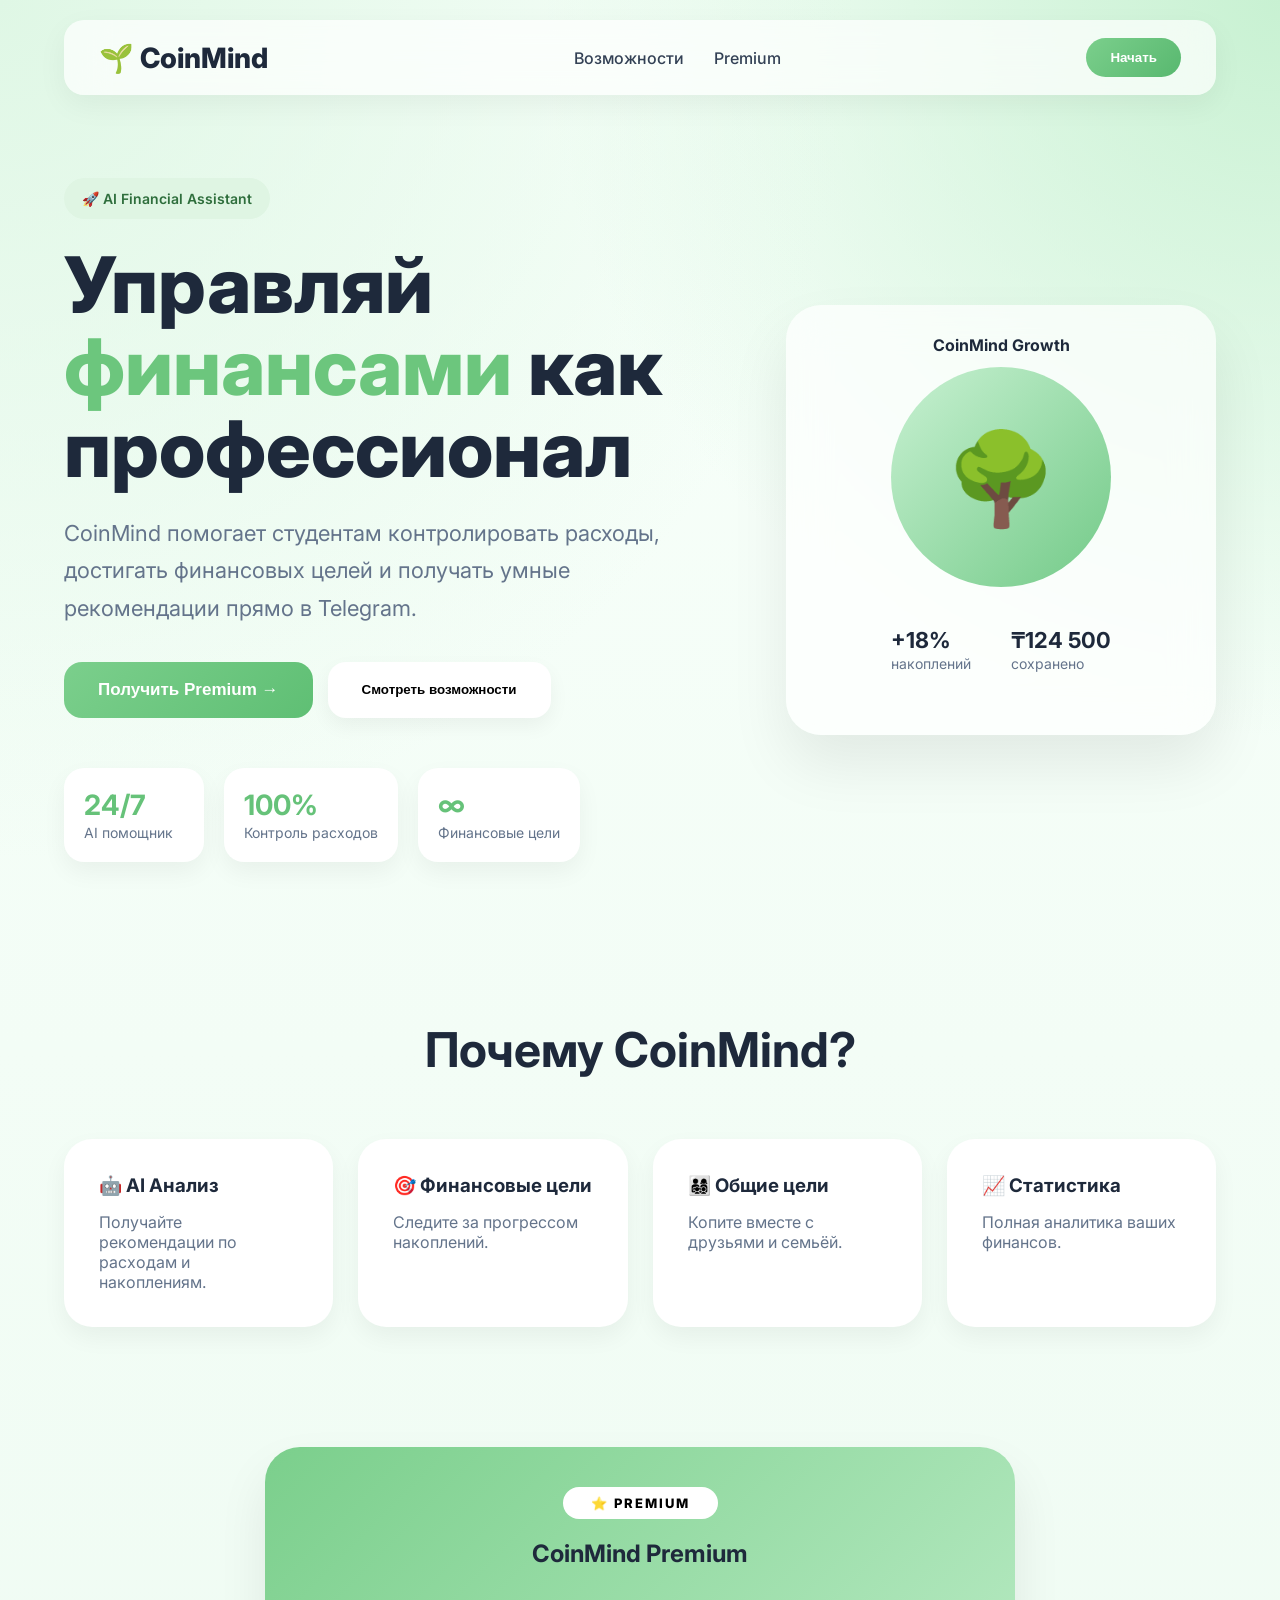
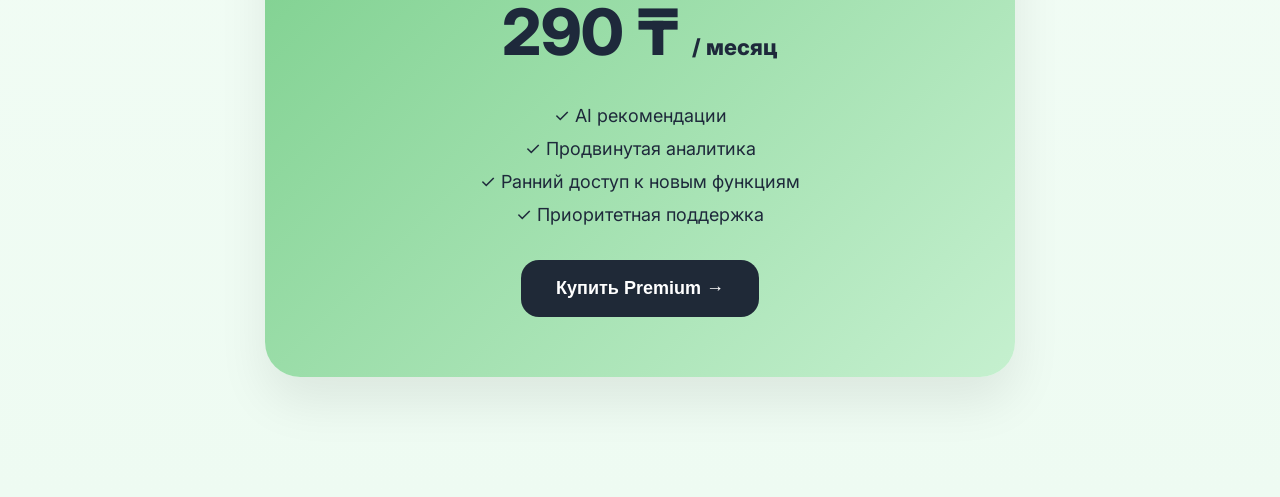
<file: index.html>
<!DOCTYPE html>
<html lang="ru">
<head>
    <!-- Google tag (gtag.js) -->
    <script async src="https://www.googletagmanager.com/gtag/js?id=G-FK8VRK7SK8"></script>
    <script>
        window.dataLayer = window.dataLayer || [];
        function gtag(){dataLayer.push(arguments);}
        gtag('js', new Date());
        gtag('config', 'G-FK8VRK7SK8');
    </script>
    <!-- Конец Google tag -->
    
    <meta charset="UTF-8">
    <meta name="viewport" content="width=device-width, initial-scale=1.0">
    <title>CoinMind Premium</title>

    <link rel="stylesheet" href="assets/main.css">

    <link href="https://fonts.googleapis.com/css2?family=Inter:wght@300;400;500;600;700;800;900&display=swap" rel="stylesheet">
</head>

<body>

    <nav class="navbar">

        <div class="logo">
            🌱 CoinMind
        </div>

        <div class="nav-links">
            <a href="#features">Возможности</a>
            <a href="#premium">Premium</a>
        </div>

        <button class="nav-btn" onclick="handleStartClick()">
            Начать
        </button>

    </nav>

    <section class="hero">

        <div class="hero-content">

            <div class="badge">
                🚀 AI Financial Assistant
            </div>

            <h1>
                Управляй
                <span>финансами</span>
                как профессионал
            </h1>

            <p>
                CoinMind помогает студентам контролировать расходы,
                достигать финансовых целей и получать умные рекомендации
                прямо в Telegram.
            </p>

            <div class="hero-buttons">

                <button class="primary-btn" onclick="handlePremiumClick()">
                    Получить Premium →
                </button>

                <button class="secondary-btn"
                        onclick="document.getElementById('features').scrollIntoView({behavior:'smooth'})">
                    Смотреть возможности
                </button>

            </div>

            <div class="hero-stats">

                <div class="stat">
                    <h3>24/7</h3>
                    <span>AI помощник</span>
                </div>

                <div class="stat">
                    <h3>100%</h3>
                    <span>Контроль расходов</span>
                </div>

                <div class="stat">
                    <h3>∞</h3>
                    <span>Финансовые цели</span>
                </div>

            </div>

        </div>

        <div class="hero-visual">

            <div class="dashboard-card">

                <div class="dashboard-header">
                    CoinMind Growth
                </div>

                <div class="growth-circle">
                    <div class="circle-center">
                        🌳
                    </div>
                </div>

                <div class="growth-info">

                    <div>
                        <strong>+18%</strong>
                        <span>накоплений</span>
                    </div>

                    <div>
                        <strong>₸124 500</strong>
                        <span>сохранено</span>
                    </div>

                </div>

            </div>

        </div>

    </section>

    <section class="features" id="features">

        <h2>Почему CoinMind?</h2>

        <div class="cards">

            <div class="card">
                <h3>🤖 AI Анализ</h3>
                <p>
                    Получайте рекомендации по расходам и накоплениям.
                </p>
            </div>

            <div class="card">
                <h3>🎯 Финансовые цели</h3>
                <p>
                    Следите за прогрессом накоплений.
                </p>
            </div>

            <div class="card">
                <h3>👨‍👩‍👧‍👦 Общие цели</h3>
                <p>
                    Копите вместе с друзьями и семьёй.
                </p>
            </div>

            <div class="card">
                <h3>📈 Статистика</h3>
                <p>
                    Полная аналитика ваших финансов.
                </p>
            </div>

        </div>

    </section>

    <section class="premium" id="premium">

        <div class="premium-card">

            <span class="premium-badge">PREMIUM</span>

            <h2>CoinMind Premium</h2>

            <div class="price">
                290 ₸
                <span>/ месяц</span>
            </div>

            <ul>
                <li>✓ AI рекомендации</li>
                <li>✓ Продвинутая аналитика</li>
                <li>✓ Ранний доступ к новым функциям</li>
                <li>✓ Приоритетная поддержка</li>
            </ul>

            <button class="buy-btn" onclick="handlePremiumClick()">
                Купить Premium →
            </button>

        </div>

    </section>

    <!-- ФУНКЦИИ ДЛЯ ОТСЛЕЖИВАНИЯ СОБЫТИЙ -->
    <script>
        // Клик по кнопке "Начать" в навигации
        function handleStartClick() {
            gtag('event', 'start_button_click', {
                'page_location': window.location.href,
                'button_location': 'navigation'
            });
            window.location.href = 'payment.html';
        }

        // Клик по кнопкам "Получить Premium" и "Купить Premium"
        function handlePremiumClick() {
            gtag('event', 'premium_button_click', {
                'page_location': window.location.href,
                'button_location': 'page_content'
            });
            window.location.href = 'payment.html';
        }
    </script>

</body>
</html>
</file>
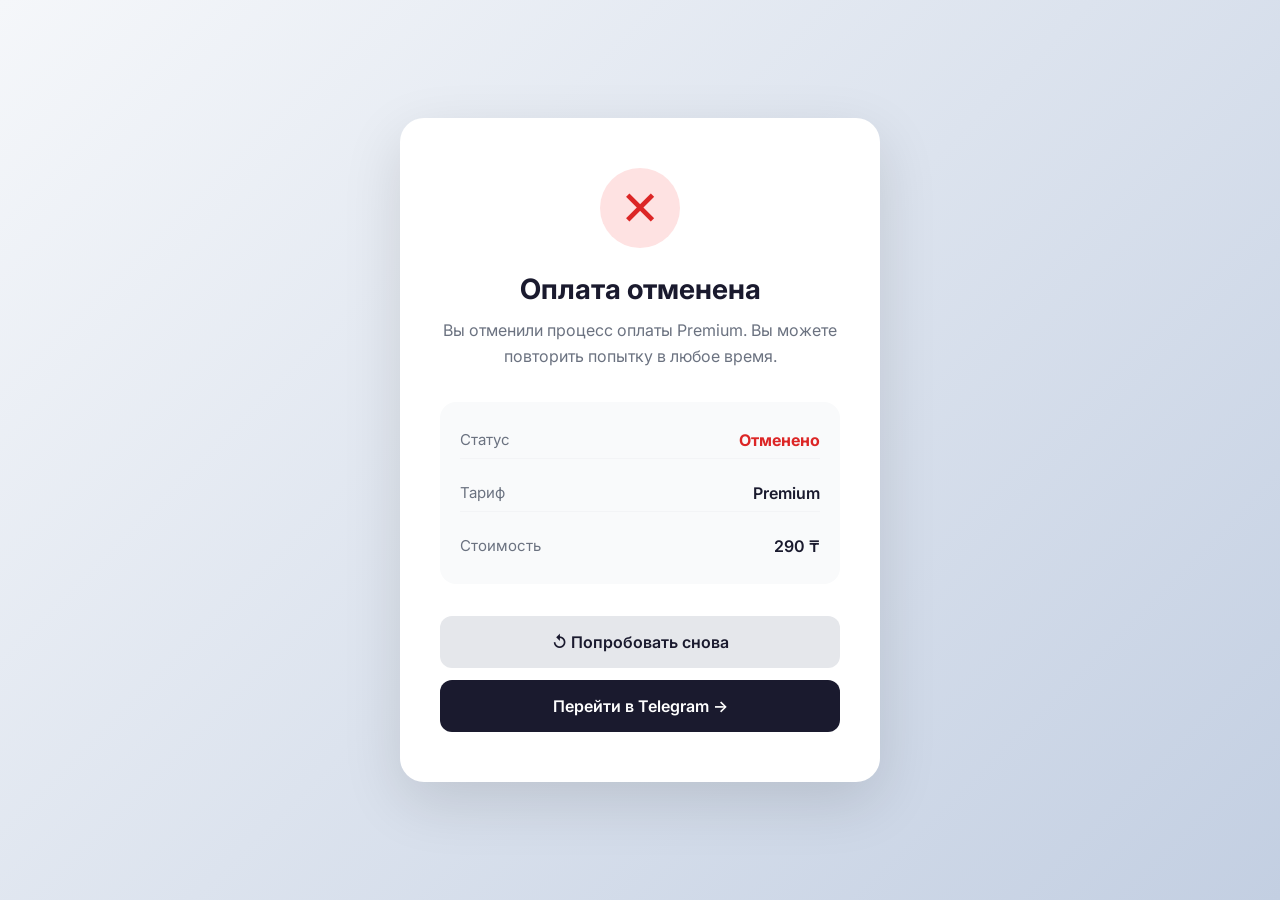
<file: cancel.html>
<!DOCTYPE html>
<html lang="ru">
<head>
    <meta charset="UTF-8">
    <meta name="viewport" content="width=device-width, initial-scale=1.0">
    <title>Оплата отменена | CoinMind</title>

    <link rel="stylesheet" href="assets/cancel.css">

    <link href="https://fonts.googleapis.com/css2?family=Inter:wght@300;400;500;600;700;800&display=swap" rel="stylesheet">
</head>
<body>

<div class="cancel-card">

    <div class="crossmark">
        ✕
    </div>

    <h1>Оплата отменена</h1>

    <p>
        Вы отменили процесс оплаты Premium.
        Вы можете повторить попытку в любое время.
    </p>

    <div class="payment-info">

        <div class="info-item">
            <span>Статус</span>
            <strong class="cancelled">Отменено</strong>
        </div>

        <div class="info-item">
            <span>Тариф</span>
            <strong>Premium</strong>
        </div>

        <div class="info-item">
            <span>Стоимость</span>
            <strong>290 ₸</strong>
        </div>

    </div>

    <div class="action-buttons">

        <button
            class="retry-btn"
            onclick="window.location.href='index.html#premium'">
            ↺ Попробовать снова
        </button>

        <button
            class="telegram-btn"
             onclick="window.open('https://t.me/Smart_budgetttttt_bot', '_blank')">
            Перейти в Telegram →
        </button>

    </div>

</div>

</body>
</html>
</file>
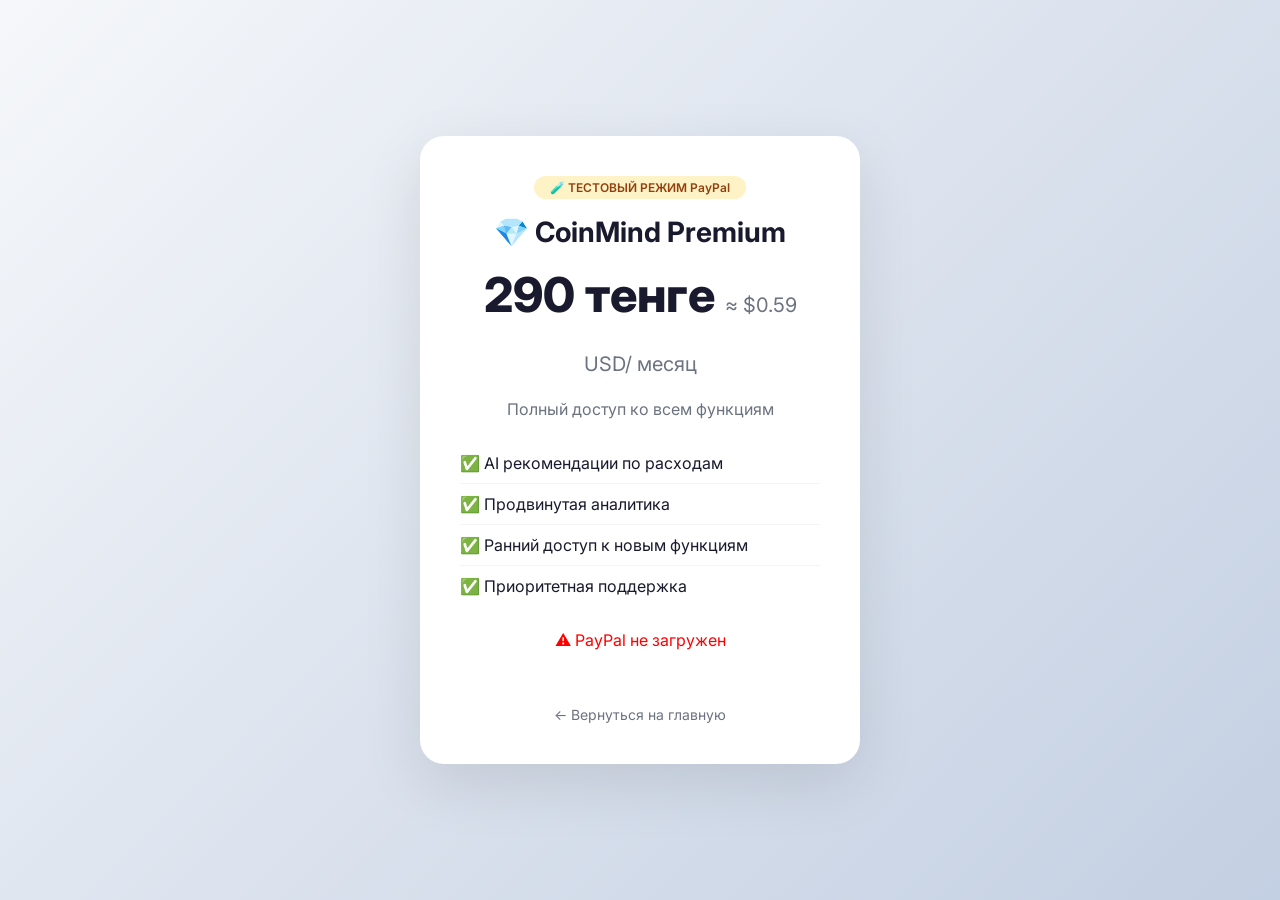
<file: payment.html>
<!DOCTYPE html>
<html lang="ru">
<head>
    <!-- Google tag (gtag.js) -->
    <script async src="https://www.googletagmanager.com/gtag/js?id=G-FK8VRK7SK8"></script>
    <script>
        window.dataLayer = window.dataLayer || [];
        function gtag(){dataLayer.push(arguments);}
        gtag('js', new Date());
        gtag('config', 'G-FK8VRK7SK8');
    </script>
    <!-- Конец Google tag -->

    <!-- PostHog -->
    <script>
        !function(t,e){var o,n,p,r;e.__SV||(window.posthog=e,e._i=[],e.init=function(i,s,a){function g(t,e){var o=e.split(".");2==o.length&&(t=t[o[0]],e=o[1]),t[e]=function(){t.push([e].concat(Array.prototype.slice.call(arguments,0)))}}(p=t.createElement("script")).type="text/javascript",p.crossOrigin="anonymous",p.async=!0,p.src=s.api_host.replace(".i.posthog.com","-assets.i.posthog.com")+"/static/array.js",(r=t.getElementsByTagName("script")[0]).parentNode.insertBefore(p,r);var u=e;for(void 0!==a?u=e[a]=[]:a="posthog",u.people=u.people||[],u.toString=function(t){var e="posthog";return"posthog"!==a&&(e+="."+a),t||(e+=" (stub)"),e},u.people.toString=function(){return u.toString(1)+".people (stub)"},o="init capture register register_once register_for_session unregister unregister_for_session getFeatureFlag getFeatureFlagPayload isFeatureEnabled reloadFeatureFlags updateEarlyAccessFeatureEnrollment getEarlyAccessFeatures on onFeatureFlags onSessionId getSurveys getActiveMatchingSurveys renderSurvey canRenderSurvey getNextSurveyStep identify setPersonProperties group resetGroups setPersonPropertiesForFlags resetPersonPropertiesForFlags setGroupPropertiesForFlags resetGroupPropertiesForFlags reset get_distinct_id getGroups get_session_id get_session_replay_url alias set_config startSessionRecording stopSessionRecording sessionRecordingStarted captureException loadToolbar get_property getSessionProperty createPersonProfile opt_in_capturing opt_out_capturing has_opted_in_capturing has_opted_out_capturing clear_opt_in_out_capturing debug".split(" "),n=0;n<o.length;n++)g(u,o[n]);e._i.push([i,s,a])},e.__SV=1)}(document,window.posthog||[]);
        posthog.init('phc_mE4YTuhhERaCQGBKhvk7nVxwdQxjEC8XSbUy5g4wB8Ws', {
            api_host: 'https://us.i.posthog.com',
            person_profiles: 'identified_only'
        })
    </script>
    <!-- Конец PostHog -->

    <meta charset="UTF-8">
    <meta name="viewport" content="width=device-width, initial-scale=1.0">
    <title>Оплата Premium | CoinMind</title>

    <link href="https://fonts.googleapis.com/css2?family=Inter:wght@300;400;500;600;700;800&display=swap" rel="stylesheet">

    <style>
        * { margin: 0; padding: 0; box-sizing: border-box; }
        body {
            font-family: 'Inter', sans-serif;
            background: linear-gradient(135deg, #f5f7fa 0%, #c3cfe2 100%);
            min-height: 100vh;
            display: flex;
            justify-content: center;
            align-items: center;
            padding: 20px;
        }
        .payment-container {
            background: white;
            border-radius: 24px;
            padding: 40px;
            max-width: 440px;
            width: 100%;
            box-shadow: 0 20px 60px rgba(0,0,0,0.1);
            text-align: center;
        }
        h1 { font-size: 28px; color: #1a1a2e; margin-bottom: 8px; }
        .price { font-size: 48px; font-weight: 800; color: #1a1a2e; margin: 16px 0; }
        .price span { font-size: 20px; font-weight: 400; color: #6b7280; }
        .subtitle { color: #6b7280; margin-bottom: 24px; }
        .features { text-align: left; margin: 24px 0; list-style: none; padding: 0; }
        .features li { padding: 10px 0; border-bottom: 1px solid #f3f4f6; color: #1a1a2e; }
        .features li:last-child { border-bottom: none; }
        #paypal-button-container { margin: 20px 0; }
        .back-link { display: inline-block; margin-top: 16px; color: #6b7280; text-decoration: none; font-size: 14px; }
        .back-link:hover { color: #1a1a2e; }
        .test-badge {
            display: inline-block;
            background: #fef3c7;
            color: #92400e;
            padding: 4px 16px;
            border-radius: 20px;
            font-size: 12px;
            font-weight: 600;
            margin-bottom: 16px;
        }
        .test-credentials {
            font-size: 12px;
            color: #6b7280;
            background: #f9fafb;
            padding: 12px;
            border-radius: 8px;
            margin-top: 12px;
            text-align: left;
        }
        .test-credentials strong {
            color: #1a1a2e;
        }
    </style>
</head>
<body>

<div class="payment-container">

    <div class="test-badge">🧪 ТЕСТОВЫЙ РЕЖИМ PayPal</div>

    <h1>💎 CoinMind Premium</h1>

    <div class="price">
        290 тенге
        <span>≈ $0.59 USD/ месяц</span>
    </div>

    <p class="subtitle">Полный доступ ко всем функциям</p>

    <ul class="features">
        <li>✅ AI рекомендации по расходам</li>
        <li>✅ Продвинутая аналитика</li>
        <li>✅ Ранний доступ к новым функциям</li>
        <li>✅ Приоритетная поддержка</li>
    </ul>

    <div id="paypal-button-container"></div>

    <br>
    <a href="index.html" class="back-link">← Вернуться на главную</a>

</div>

<!-- ТЕСТОВЫЙ PayPal SDK -->
<script src="https://www.paypal.com/sdk/js?client-id=sb&currency=USD"></script>

<script>
    console.log('🧪 Тестовый PayPal загружен!');

    // Отправляем событие "просмотр страницы оплаты"
    posthog.capture('premium_page_viewed', {
        price_kzt: 290,
        price_usd: 0.59
    });

    if (typeof paypal !== 'undefined') {

        paypal.Buttons({
            // СОЗДАЕМ ЗАКАЗ
            createOrder: function(data, actions) {
                // Отправляем событие "начало оформления"
                gtag('event', 'begin_checkout', {
                    'currency': 'USD',
                    'value': 0.59
                });

                posthog.capture('checkout_started', {
                    value: 0.59,
                    currency: 'USD'
                });

                return actions.order.create({
                    purchase_units: [{
                        amount: {
                            value: '0.59',
                            currency_code: 'USD'
                        },
                        description: 'CoinMind Premium - 1 месяц'
                    }],
                    application_context: {
                        shipping_preference: 'NO_SHIPPING'
                    }
                });
            },

            // КОГДА ОПЛАТА УСПЕШНА
            onApprove: function(data, actions) {
                return actions.order.capture().then(function(details) {
                    console.log('✅ Платеж успешен!', details);

                    // Отправляем событие "покупка совершена"
                    gtag('event', 'purchase', {
                        'transaction_id': data.orderID,
                        'currency': 'USD',
                        'value': 0.59,
                        'items': [{
                            'item_name': 'CoinMind Premium - 1 месяц',
                            'price': 0.59,
                            'quantity': 1
                        }]
                    });

                    posthog.capture('payment_completed', {
                        order_id: data.orderID,
                        value: 0.59,
                        currency: 'USD'
                    });

                    // Показываем уведомление
                    alert('✅ Оплата успешна!\n\n' +
                          '👤 ' + details.payer.name.given_name + ' ' + details.payer.name.surname + '\n' +
                          '💵 ' + details.purchase_units[0].amount.value + ' USD');

                    // ПЕРЕНАПРАВЛЕНИЕ НА SUCCESS.HTML
                    window.location.href = 'https://mycashbot.online/success.html?status=success&order_id=' + data.orderID;
                });
            },

            // ЕСЛИ ОТМЕНИЛИ
            onCancel: function(data) {
                console.log('❌ Оплата отменена');

                // Отправляем событие "отмена оплаты"
                gtag('event', 'checkout_cancelled', {
                    'currency': 'USD',
                    'value': 0.59
                });

                posthog.capture('payment_cancelled', {
                    value: 0.59,
                    currency: 'USD'
                });

                window.location.href = 'cancel.html';
            },

            // ЕСЛИ ОШИБКА
            onError: function(err) {
                console.error('❌ Ошибка:', err);

                // Отправляем событие "ошибка оплаты"
                gtag('event', 'payment_error', {
                    'currency': 'USD',
                    'value': 0.59,
                    'error_message': err.message || 'Unknown error'
                });

                posthog.capture('payment_error', {
                    error: err.message || 'Unknown error'
                });

                alert('❌ Произошла ошибка. Проверьте консоль (F12)');
            }

        }).render('#paypal-button-container');

    } else {
        document.getElementById('paypal-button-container').innerHTML =
            '<p style="color: red;">⚠️ PayPal не загружен</p>';
    }
</script>

</body>
</html>
</file>
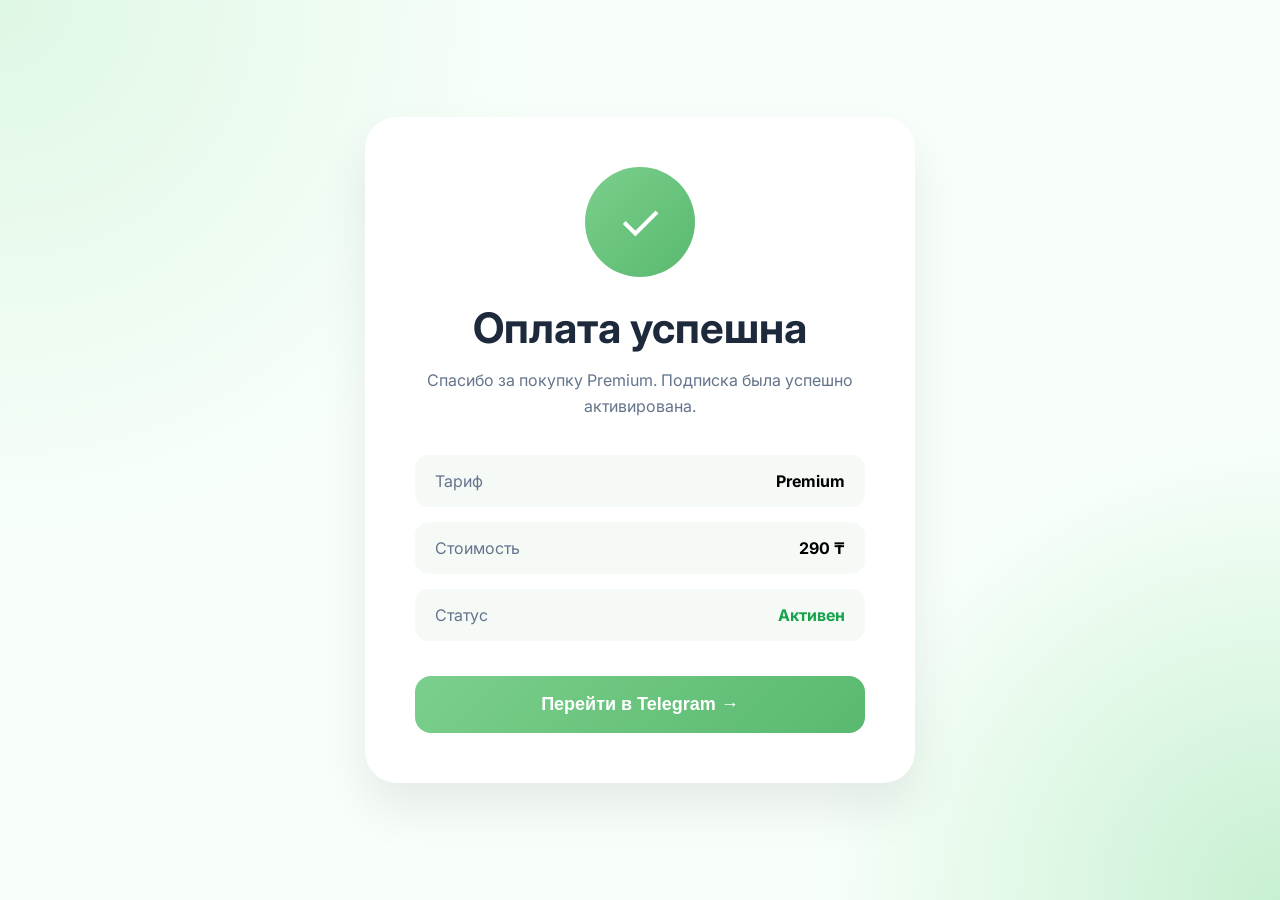
<file: success.html>
<!DOCTYPE html>
<html lang="ru">
<head>
    <!-- Google tag (gtag.js) -->
    <script async src="https://www.googletagmanager.com/gtag/js?id=G-FK8VRK7SK8"></script>
    <script>
        window.dataLayer = window.dataLayer || [];
        function gtag(){dataLayer.push(arguments);}
        gtag('js', new Date());
        gtag('config', 'G-FK8VRK7SK8');
    </script>
    <!-- Конец Google tag -->

    <meta charset="UTF-8">
    <meta name="viewport" content="width=device-width, initial-scale=1.0">
    <title>Оплата успешна | CoinMind</title>

    <link rel="stylesheet" href="assets/success.css">

    <link href="https://fonts.googleapis.com/css2?family=Inter:wght@300;400;500;600;700;800&display=swap" rel="stylesheet">
</head>
<body>

<div class="success-card">

    <div class="checkmark">
        ✓
    </div>

    <h1>Оплата успешна</h1>

    <p>
        Спасибо за покупку Premium.
        Подписка была успешно активирована.
    </p>

    <div class="premium-info">

        <div class="info-item">
            <span>Тариф</span>
            <strong>Premium</strong>
        </div>

        <div class="info-item">
            <span>Стоимость</span>
            <strong>290 ₸</strong>
        </div>

        <div class="info-item">
            <span>Статус</span>
            <strong class="active">Активен</strong>
        </div>

    </div>

    <button
        class="telegram-btn"
        onclick="window.open('https://t.me/Smart_budgetttttt_bot', '_blank')">

        Перейти в Telegram →
    </button>

</div>

<!-- ДОБАВЛЯЕМ СОБЫТИЕ PURCHASE -->
<script>
    // Отправляем событие "покупка совершена" при загрузке страницы
    gtag('event', 'purchase', {
        'transaction_id': 'TXN_' + Date.now(),
        'currency': 'KZT',
        'value': 290,
        'items': [{
            'item_name': 'CoinMind Premium - 1 месяц',
            'price': 290,
            'quantity': 1
        }]
    });

    console.log('✅ Событие purchase отправлено в GA4!');
</script>

</body>
</html>
</file>
<file: assets/main.css>
/* ...existing code... */
*{
margin:0;
padding:0;
box-sizing:border-box;
}

html{
scroll-behavior:smooth;
}

body{
font-family:'Inter',sans-serif;
overflow-x:hidden;
color:#1e293b;

background:
radial-gradient(circle at top left,#dff7e5 0%,transparent 35%),
radial-gradient(circle at top right,#c8f1d2 0%,transparent 30%),
linear-gradient(180deg,#f8fffa,#eefbf2);

}

/* NAVBAR */

.navbar{

position:fixed;
top:20px;
left:50%;

transform:translateX(-50%);

width:90%;
max-width:1300px;

padding:18px 35px;

background:rgba(255,255,255,.7);

backdrop-filter:blur(20px);

border-radius:20px;

display:flex;
justify-content:space-between;
align-items:center;

z-index:999;

box-shadow:
0 10px 30px rgba(0,0,0,.05);

}

.logo{
font-size:28px;
font-weight:800;
}

.nav-links{
display:flex;
gap:30px;
}

.nav-links a{
text-decoration:none;
color:#334155;
font-weight:500;
}

.nav-btn{

border:none;

background:linear-gradient(
135deg,
#7bcf8c,
#58b86f
);

color:white;

padding:12px 24px;

border-radius:999px;

cursor:pointer;

font-weight:600;

transition:.3s;

}

.nav-btn:hover{
transform:translateY(-2px);
}

/* HERO */

.hero{

min-height:100vh;

width:90%;
margin:auto;

display:flex;
align-items:center;
justify-content:space-between;

gap:60px;

padding-top:140px;

}

.hero-content{
max-width:650px;
}

.badge{

display:inline-block;

background:#dff5e3;

color:#2e6e3c;

padding:12px 18px;

border-radius:999px;

font-size:14px;

font-weight:600;

}

.hero h1{

font-size:78px;

line-height:1.05;

margin-top:25px;

font-weight:800;

}

.hero h1 span{
color:#6cc67d;
}

.hero p{

margin-top:25px;

font-size:22px;

line-height:1.7;

color:#64748b;

}

.hero-buttons{

display:flex;

gap:15px;

margin-top:35px;

}

.primary-btn{

border:none;

padding:18px 34px;

border-radius:18px;

background:linear-gradient(
135deg,
#7bcf8c,
#5fbf74
);

color:white;

font-size:17px;

font-weight:600;

cursor:pointer;

transition:.3s;

}

.primary-btn:hover{
transform:translateY(-5px);
}

.secondary-btn{

border:none;

background:white;

padding:18px 34px;

border-radius:18px;

cursor:pointer;

font-weight:600;

box-shadow:
0 8px 20px rgba(0,0,0,.05);

}

.hero-stats{

display:flex;

gap:20px;

margin-top:50px;

}

.stat{

background:white;

padding:20px;

border-radius:20px;

min-width:140px;

box-shadow:
0 10px 25px rgba(0,0,0,.05);

}

.stat h3{

color:#66c279;

font-size:28px;
}

.stat span{

color:#64748b;

font-size:14px;

}

/* DASHBOARD */

.dashboard-card{

width:430px;
height:430px;

border-radius:35px;

background:rgba(255,255,255,.7);

backdrop-filter:blur(20px);

display:flex;
flex-direction:column;
justify-content:center;
align-items:center;

position:relative;

box-shadow:
0 30px 60px rgba(0,0,0,.08);

}

.dashboard-header{

position:absolute;
top:30px;

font-weight:700;

}

.growth-circle{

width:220px;
height:220px;

border-radius:50%;

background:
linear-gradient(
135deg,
#c8f1d2,
#73ca88
);

display:flex;
align-items:center;
justify-content:center;

animation:float 5s ease-in-out infinite;

}

.circle-center{
font-size:90px;
}

.growth-info{

display:flex;

gap:40px;

margin-top:40px;

}

.growth-info strong{
display:block;
font-size:22px;
}

.growth-info span{
color:#64748b;
font-size:14px;
}

@keyframes float{

0%{
    transform:translateY(0);
}

50%{
    transform:translateY(-15px);
}

100%{
    transform:translateY(0);
}

}

/* FEATURES */

.features{

width:90%;
margin:120px auto;

}

.features h2{

text-align:center;

font-size:48px;

margin-bottom:60px;

}

.cards{

display:grid;

grid-template-columns:
repeat(auto-fit,minmax(260px,1fr));

gap:25px;

}

.card{

background:white;

padding:35px;

border-radius:28px;

transition:.3s;

box-shadow:
0 10px 25px rgba(0,0,0,.05);

}

.card:hover{

transform:translateY(-8px);

box-shadow:
0 20px 35px rgba(0,0,0,.08);

}

.card h3{
margin-bottom:15px;
}

.card p{
color:#64748b;
}

/* PREMIUM */

.premium{

width:90%;

margin:120px auto;

}

.premium-card{

max-width:750px;

margin:auto;

text-align:center;

padding:60px;

border-radius:35px;

background:
linear-gradient(
135deg,
#7bcf8c,
#c5f0cf
);

box-shadow:
0 25px 50px rgba(0,0,0,.08);

}

.premium-badge {
    display: inline-block;
    padding: 8px 28px;
    background: linear-gradient(135deg, #ffffff, #ffffff);
    color: #000000;
    border-radius: 50px;
    font-size: 13px;
    font-weight: 800;
    text-transform: uppercase;
    letter-spacing: 2px;
    box-shadow: 0 4px 20px #ffffff(255, 255, 255, 0.4);
    position: relative;
    top: -20px;
}

.premium-badge::before {
    content: '⭐ ';
}

.price{

font-size:64px;

font-weight:800;

margin:25px 0;

}

.price span{
font-size:22px;
}

.premium-card ul{

list-style:none;

margin:35px 0;

}

.premium-card li{

margin:12px 0;

font-size:18px;
}

.buy-btn{

border:none;

background:#1f2937;

color:white;

padding:18px 35px;

border-radius:18px;

cursor:pointer;

font-size:18px;

font-weight:600;
}

/* MOBILE */

@media(max-width:900px){

.hero{
    flex-direction:column;
    text-align:center;
}

.hero h1{
    font-size:52px;
}

.dashboard-card{
    width:100%;
    max-width:380px;
    height:380px;
}

.hero-stats{
    flex-direction:column;
}

.nav-links{
    display:none;
}

.hero-buttons{
    justify-content:center;
}

}
/* ...existing code... */
</file>
<file: assets/cancel.css>
* {
    margin: 0;
    padding: 0;
    box-sizing: border-box;
}

body {
    font-family: 'Inter', sans-serif;
    background: linear-gradient(135deg, #f5f7fa 0%, #c3cfe2 100%);
    min-height: 100vh;
    display: flex;
    justify-content: center;
    align-items: center;
    padding: 20px;
}

.cancel-card {
    background: white;
    border-radius: 24px;
    padding: 50px 40px;
    max-width: 480px;
    width: 100%;
    text-align: center;
    box-shadow: 0 20px 60px rgba(0, 0, 0, 0.12);
    animation: fadeIn 0.6s ease;
}

@keyframes fadeIn {
    from {
        opacity: 0;
        transform: translateY(30px);
    }
    to {
        opacity: 1;
        transform: translateY(0);
    }
}

/* Крестик */
.crossmark {
    width: 80px;
    height: 80px;
    background: #fee2e2;
    border-radius: 50%;
    display: flex;
    align-items: center;
    justify-content: center;
    margin: 0 auto 24px;
    font-size: 48px;
    color: #dc2626;
    font-weight: 300;
    line-height: 1;
}

h1 {
    font-size: 28px;
    font-weight: 700;
    color: #1a1a2e;
    margin-bottom: 12px;
}

p {
    font-size: 16px;
    color: #6b7280;
    line-height: 1.6;
    margin-bottom: 32px;
}

/* Информация об оплате */
.payment-info {
    display: flex;
    flex-direction: column;
    gap: 16px;
    margin-bottom: 32px;
    background: #f9fafb;
    border-radius: 16px;
    padding: 20px;
}

.info-item {
    display: flex;
    justify-content: space-between;
    align-items: center;
    padding: 8px 0;
    border-bottom: 1px solid #f3f4f6;
}

.info-item:last-child {
    border-bottom: none;
}

.info-item span {
    color: #6b7280;
    font-size: 15px;
}

.info-item strong {
    color: #1a1a2e;
    font-size: 16px;
    font-weight: 600;
}

.info-item .cancelled {
    color: #dc2626;
    font-weight: 700;
}

/* Кнопки */
.action-buttons {
    display: flex;
    flex-direction: column;
    gap: 12px;
}

.retry-btn {
    background: #e5e7eb;
    color: #1a1a2e;
    border: none;
    padding: 16px 24px;
    border-radius: 12px;
    font-size: 16px;
    font-weight: 600;
    cursor: pointer;
    transition: all 0.3s ease;
    font-family: 'Inter', sans-serif;
}

.retry-btn:hover {
    background: #d1d5db;
    transform: translateY(-2px);
}

.telegram-btn {
    background: #1a1a2e;
    color: white;
    border: none;
    padding: 16px 24px;
    border-radius: 12px;
    font-size: 16px;
    font-weight: 600;
    cursor: pointer;
    transition: all 0.3s ease;
    font-family: 'Inter', sans-serif;
}

.telegram-btn:hover {
    background: #2d2d44;
    transform: translateY(-2px);
    box-shadow: 0 8px 25px rgba(26, 26, 46, 0.2);
}

/* Адаптивность */
@media (max-width: 480px) {
    .cancel-card {
        padding: 32px 20px;
    }

    h1 {
        font-size: 24px;
    }

    .crossmark {
        width: 60px;
        height: 60px;
        font-size: 36px;
    }

    .action-buttons {
        flex-direction: column;
    }
}
</file>
<file: assets/success.css>
*{
    margin:0;
    padding:0;
    box-sizing:border-box;
}

body{
    min-height:100vh;

    display:flex;
    justify-content:center;
    align-items:center;

    font-family:'Inter',sans-serif;

    background:
    radial-gradient(circle at top left,#dff7e5 0%,transparent 35%),
    radial-gradient(circle at bottom right,#c7f0d1 0%,transparent 30%),
    #f8fffa;

    padding:20px;
}

.success-card{

    width:100%;
    max-width:550px;

    background:white;

    border-radius:32px;

    padding:50px;

    text-align:center;

    box-shadow:
    0 25px 50px rgba(0,0,0,.08);
}

.checkmark{

    width:110px;
    height:110px;

    margin:0 auto 25px;

    border-radius:50%;

    background:
    linear-gradient(
        135deg,
        #7bcf8c,
        #59b96f
    );

    color:white;

    font-size:52px;

    display:flex;
    justify-content:center;
    align-items:center;
}

h1{
    font-size:42px;
    margin-bottom:15px;
    color:#1e293b;
}

p{
    color:#64748b;
    margin-bottom:35px;
    line-height:1.6;
}

.premium-info{
    display:flex;
    flex-direction:column;
    gap:15px;
    margin-bottom:35px;
}

.info-item{

    display:flex;
    justify-content:space-between;

    background:#f6faf7;

    padding:16px 20px;

    border-radius:14px;
}

.info-item span{
    color:#64748b;
}

.active{
    color:#16a34a;
}

.telegram-btn{

    width:100%;

    border:none;

    padding:18px;

    border-radius:16px;

    background:
    linear-gradient(
        135deg,
        #7bcf8c,
        #59b96f
    );

    color:white;

    font-size:18px;
    font-weight:700;

    cursor:pointer;
}
</file>
